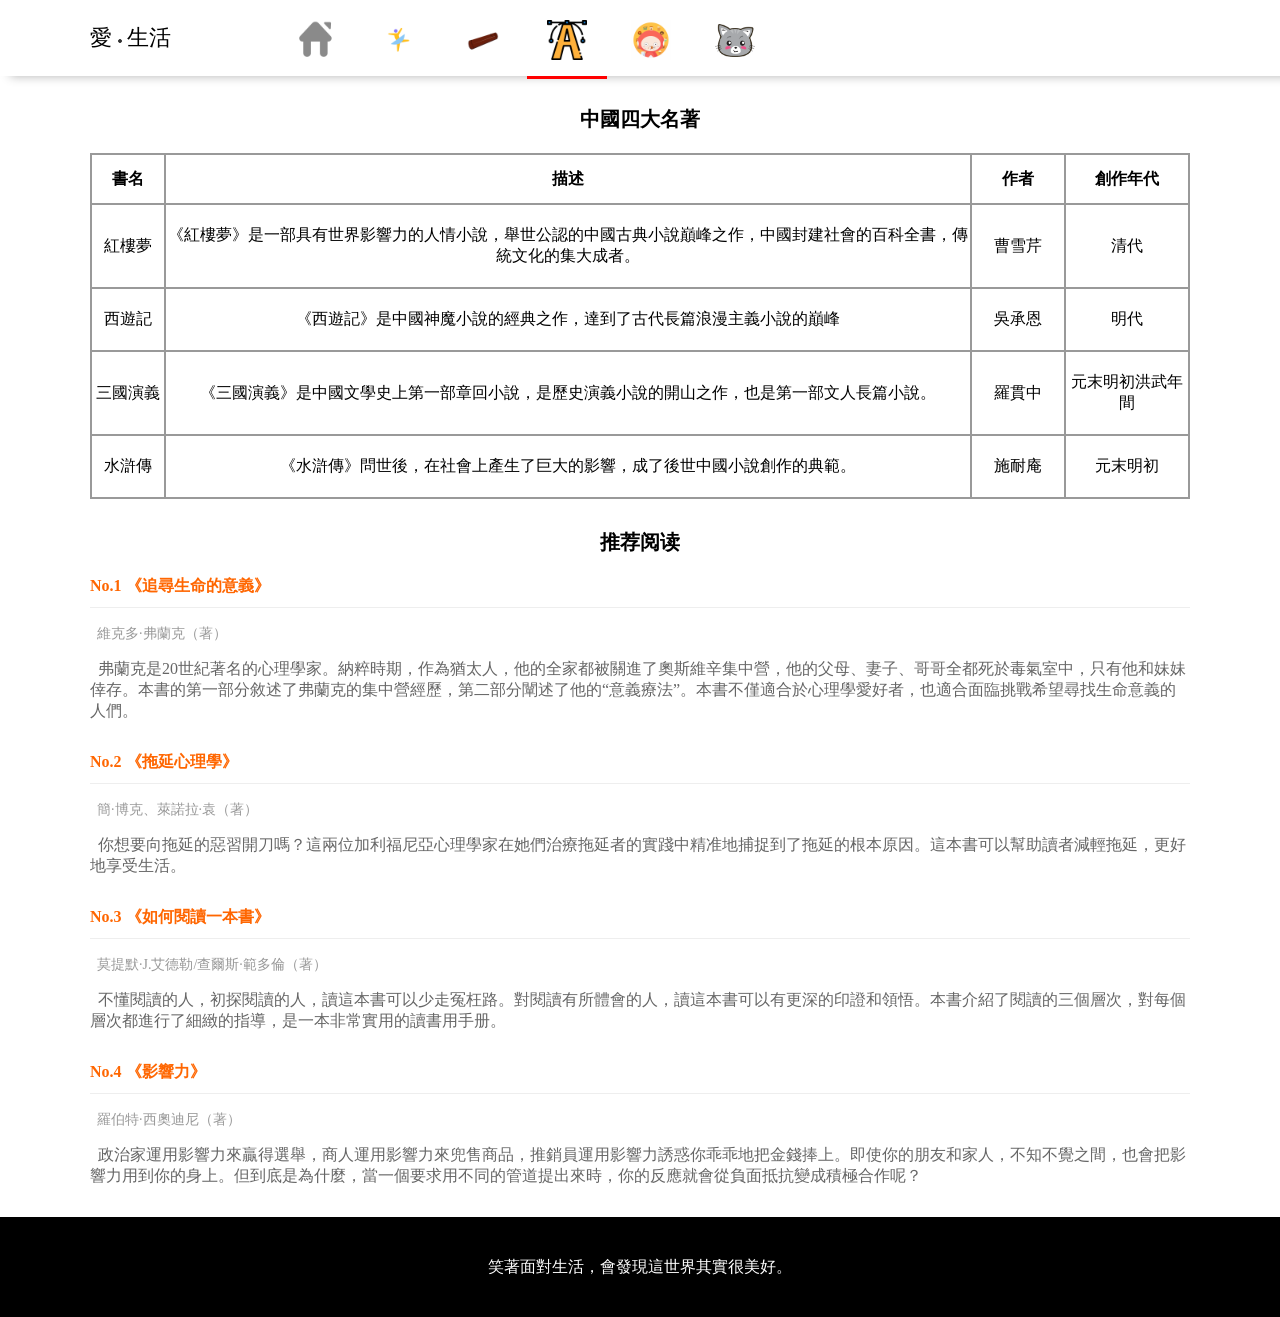
<file: book.html>
<!DOCTYPE html>
<html lang="en">
<head>
  <meta charset="UTF-8">
  <meta name="viewport" content="width=device-width, initial-scale=1.0">
  <meta http-equiv="X-UA-Compatible" content="ie=edge">
  <link rel="stylesheet" href="css/base.css">
  <link rel="stylesheet" href="css/book.css">
  <title>愛.生活-讀書</title>
</head>
<body>
  <div>
    <!-- 導航 -->
      <div class="header_c">
          <div class="header m0">
              <div class="line life">愛 <i></i> 生活</div>
              <ul class="nav line">
                  <li><a href="index.html" >
                      <img src="images/index/shouye.png" alt="">
                  </a></li>
                  <li><a href="dance.html">
                      <img src="images/index/wudao.png" alt="">
                  </a></li>
                  <li><a href="guzheng.html">
                      <img src="images/index/guzheng.png" alt="">
                  </a></li>
                  <li><a href="book.html" style="color:red;border-bottom:3px solid red">
                      <img src="images/index/wenzi.png" alt="">
                  </a></li>
                  <li><a href="food.html">
                      <img src="images/index/chihuo.png" alt="">
                  </a></li>
                  <li><a href="cat.html">
                      <img src="images/index/mao.png" alt="">
                  </a></li>
              </ul>
          </div>
      </div>
    <div class="book wm">
        <table border="1" bordercolor="#999"  cellspacing="0" align="center">
            <caption class="title">中國四大名著</caption>
            <thead>
                <tr height="50px" >
                    <th width="70px">書名</th>
                    <th>描述</th>
                    <th width="90px">作者</th>
                    <th width="120px">創作年代</th>
                </tr>
            </thead>
            <tbody>
                <tr align="center">
                    <td>
                        紅樓夢
                    </td>
                    <td>
                        《紅樓夢》是一部具有世界影響力的人情小說，舉世公認的中國古典小說巔峰之作，中國封建社會的百科全書，傳統文化的集大成者。
                    </td>
                    <td>
                        曹雪芹
                    </td>
                    <td>
                        清代
                    </td>
                </tr>
                <tr align="center">
                    <td>
                        西遊記
                    </td>
                    <td>
                        《西遊記》是中國神魔小說的經典之作，達到了古代長篇浪漫主義小說的巔峰
                    </td>
                    <td>
                        吳承恩
                    </td>
                    <td>
                        明代
                    </td>
                </tr>
                <tr align="center">
                    <td>
                        三國演義
                    </td>
                    <td>
                        《三國演義》是中國文學史上第一部章回小說，是歷史演義小說的開山之作，也是第一部文人長篇小說。
                    </td>
                    <td>
                        羅貫中
                    </td>
                    <td>
                        元末明初洪武年間
                    </td>
                </tr>
                <tr align="center">
                        <td>
                            水滸傳
                        </td>
                        <td>
                            《水滸傳》問世後，在社會上產生了巨大的影響，成了後世中國小說創作的典範。
                        </td>
                        <td>
                            施耐庵
                        </td>
                        <td>
                            元末明初
                        </td>
                    </tr>
            </tbody>

        </table>
        <h3 class="title">推荐阅读</h3>
        <ol>
            <li>
                <p>
                    <span>No.1</span> 《追尋生命的意義》
                </p>
                <i>&nbsp;&nbsp;維克多·弗蘭克（著）</i>
                <div>
                    &nbsp;&nbsp;弗蘭克是20世紀著名的心理學家。納粹時期，作為猶太人，他的全家都被關進了奧斯維辛集中營，他的父母、妻子、哥哥全都死於毒氣室中，只有他和妹妹倖存。本書的第一部分敘述了弗蘭克的集中營經歷，第二部分闡述了他的“意義療法”。本書不僅適合於心理學愛好者，也適合面臨挑戰希望尋找生命意義的人們。
                </div>
            </li>
            <li>
                <p>
                    <span>No.2</span> 《拖延心理學》
                </p>
                <i>&nbsp;&nbsp;簡·博克、萊諾拉·袁（著）</i>
                <div>
                    &nbsp;&nbsp;你想要向拖延的惡習開刀嗎？這兩位加利福尼亞心理學家在她們治療拖延者的實踐中精准地捕捉到了拖延的根本原因。這本書可以幫助讀者減輕拖延，更好地享受生活。
                </div>
            </li>
            <li>
                <p>
                    <span>No.3</span> 《如何閱讀一本書》
                </p>
                <i>&nbsp;&nbsp;莫提默·J.艾德勒/查爾斯·範多倫（著）</i>
                <div>
                    &nbsp;&nbsp;不懂閱讀的人，初探閱讀的人，讀這本書可以少走冤枉路。對閱讀有所體會的人，讀這本書可以有更深的印證和領悟。本書介紹了閱讀的三個層次，對每個層次都進行了細緻的指導，是一本非常實用的讀書用手册。
                </div>
            </li>
            <li>
                <p>
                    <span>No.4</span> 《影響力》
                </p>
                <i>&nbsp;&nbsp;羅伯特·西奧迪尼（著）</i>
                <div>
                    &nbsp;&nbsp;政治家運用影響力來贏得選舉，商人運用影響力來兜售商品，推銷員運用影響力誘惑你乖乖地把金錢捧上。即使你的朋友和家人，不知不覺之間，也會把影響力用到你的身上。但到底是為什麼，當一個要求用不同的管道提出來時，你的反應就會從負面抵抗變成積極合作呢？
                </div>
            </li>
        </ol>
    </div>
    <div class="all_bottom">
        笑著面對生活，會發現這世界其實很美好。
        </div>
  </div>


</body>
</html>
</file>
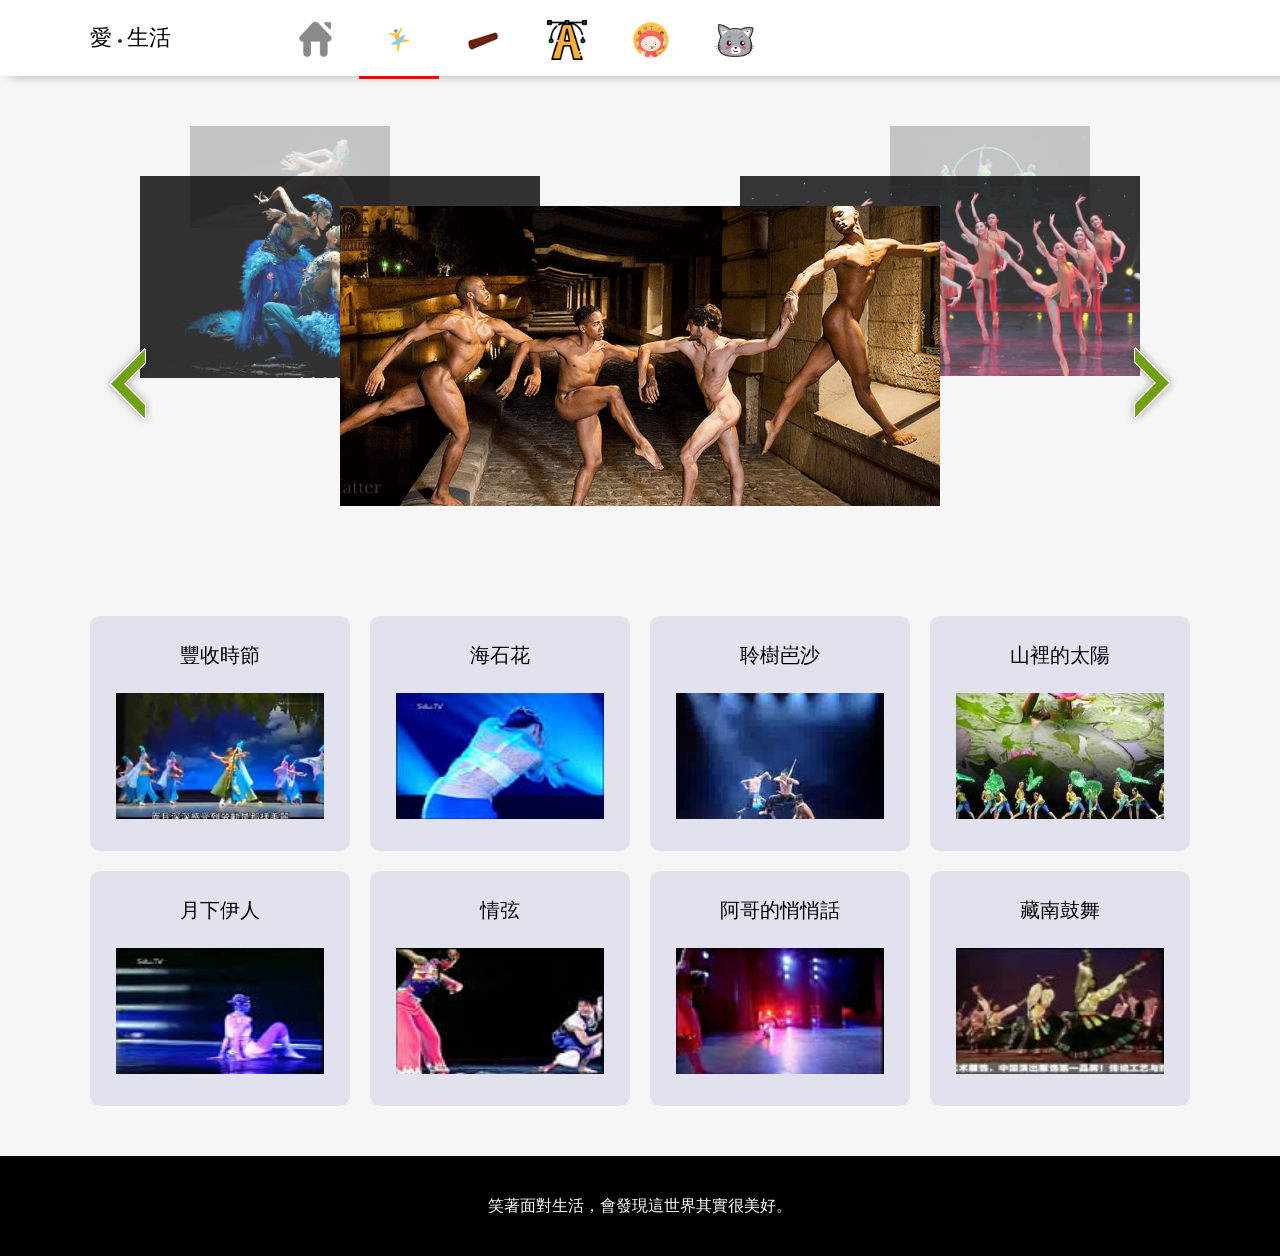
<file: dance.html>
<!DOCTYPE html>
<html lang="en">
<head>
  <meta charset="UTF-8">
  <meta name="viewport" content="width=device-width, initial-scale=1.0">
  <meta http-equiv="X-UA-Compatible" content="ie=edge">
  <link rel="stylesheet" href="css/base.css">
  <link rel="stylesheet" href="css/dance.css">
  <title>愛.生活-舞蹈</title>
</head>
<body>
    <div class="dance">
    <!-- 導航 -->
        <div class="header_c">
            <div class="header m0">
                <div class="line life">愛 <i></i> 生活</div>
                <ul class="nav line">
                    <li><a href="index.html" >
                        <img src="images/index/shouye.png" alt="">
                    </a></li>
                    <li><a href="dance.html" style="color:red;border-bottom:3px solid red">
                        <img src="images/index/wudao.png" alt="">
                    </a></li>
                    <li><a href="guzheng.html">
                        <img src="images/index/guzheng.png" alt="">
                    </a></li>
                    <li><a href="book.html">
                        <img src="images/index/wenzi.png" alt="">
                    </a></li>
                    <li><a href="food.html">
                        <img src="images/index/chihuo.png" alt="">
                    </a></li>
                    <li><a href="cat.html">
                        <img src="images/index/mao.png" alt="">
                    </a></li>
                </ul>
            </div>
        </div>
    <!-- 輪播圖 -->
    <div class="wrap m0 " id="wrap">
      <div class="slide" id="slide">
          <ul class="clearfix">
              <li><a href="#"><img src="images/dance/1-1.png" alt="圖片"/></a></li>
              <li><a href="#"><img src="images/dance/1-2.png" alt="圖片"/></a></li>
              <li><a href="#"><img src="images/dance/1-3.png" alt="圖片"/></a></li>
              <li><a href="#"><img src="images/dance/1-4.png" alt="圖片"/></a></li>
              <li><a href="#"><img src="images/dance/1-5.png" alt="圖片"/></a></li>
          </ul>
          <div class="arrow" id="arrow">
              <a href="javascript:;" class="prev" id="arrLeft"></a>
              <a href="javascript:;" class="next" id="arrRight"></a>
          </div>
      </div>
  </div>
  <ul class="wm content">
    <li>
        <p>豐收時節</p>
        <img src="images/dance/2.jpg" alt="圖片"/>
    </li><li>
        <p>海石花</p>
        <img src="images/dance/2-2.jpg" alt="圖片"/>
    </li><li>
        <p>聆樹岜沙</p>
        <img src="images/dance/2-1.jpg" alt="圖片"/>
    </li><li>
        <p>山裡的太陽</p>
        <img src="images/dance/2-3.jpg" alt="圖片"/>
    </li><li>
        <p>月下伊人</p>
        <img src="images/dance/2-4.jpg" alt="圖片"/>
    </li><li>
        <p>情弦</p>
        <img src="images/dance/2-5.jpg" alt="圖片"/>
    </li><li>
        <p>阿哥的悄悄話</p>
        <img src="images/dance/2-6.jpg" alt="圖片"/>
    </li><li>
        <p>藏南鼓舞</p>
        <img src="images/dance/2-7.jpg" alt="圖片"/>
    </li>
  </ul>
  <div class="all_bottom">
    笑著面對生活，會發現這世界其實很美好。
</div>
</div>
<script src="js/public.js"></script>
<script src="js/book.js"></script>
</body>
</html>
</file>
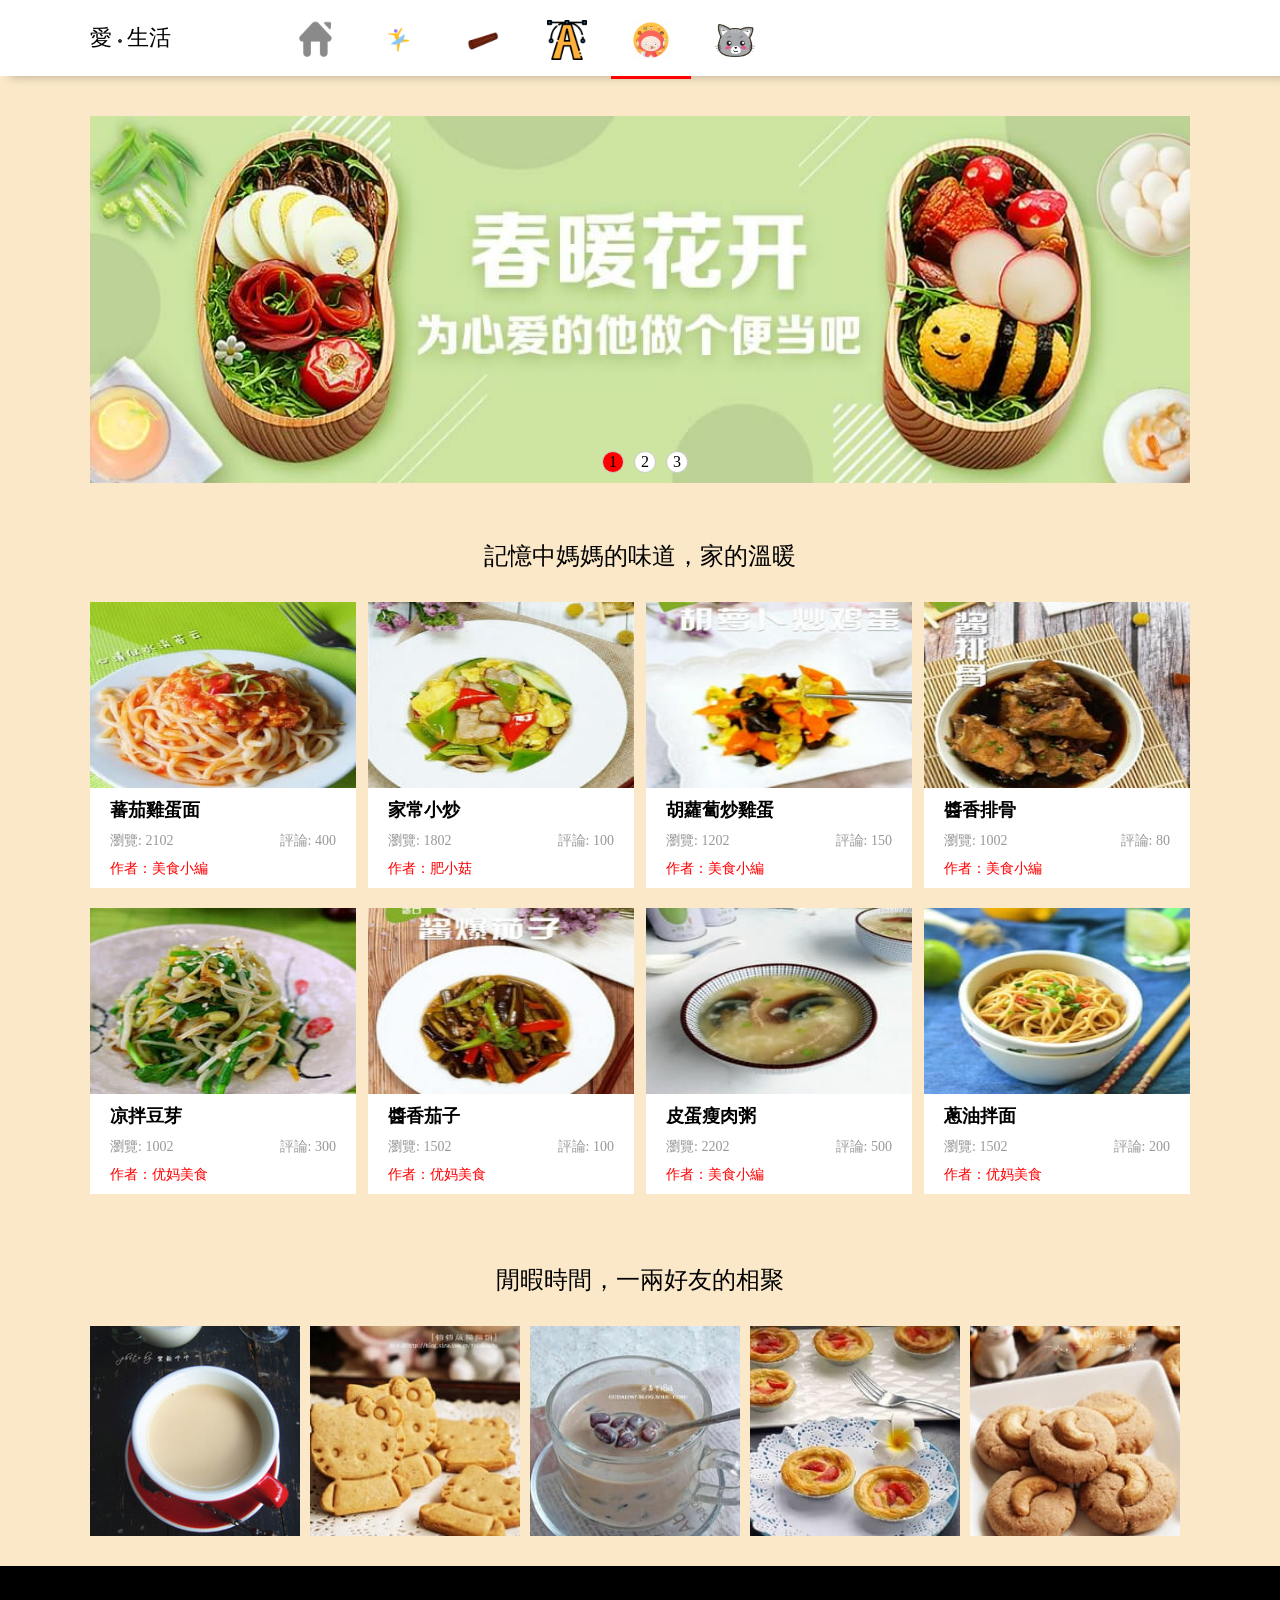
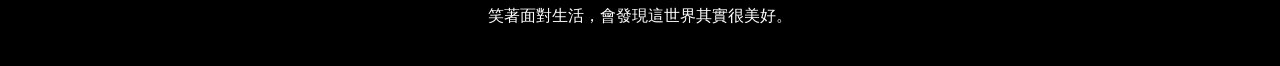
<file: food.html>
<!DOCTYPE html>
<html lang="en">
<head>
  <meta charset="UTF-8">
  <meta name="viewport" content="width=device-width, initial-scale=1.0">
  <meta http-equiv="X-UA-Compatible" content="ie=edge">
  <link rel="stylesheet" href="css/base.css">
  <link rel="stylesheet" href="css/food.css">
  <title>愛.生活-美食</title>
</head>
<body>
  <div class="food">
    <!-- 導航 -->
      <div class="header_c">
          <div class="header m0">
              <div class="line life">愛 <i></i> 生活</div>
              <ul class="nav line">
                  <li><a href="index.html" >
                      <img src="images/index/shouye.png" alt="">
                  </a></li>
                  <li><a href="dance.html">
                      <img src="images/index/wudao.png" alt="">
                  </a></li>
                  <li><a href="guzheng.html">
                      <img src="images/index/guzheng.png" alt="">
                  </a></li>
                  <li><a href="book.html">
                      <img src="images/index/wenzi.png" alt="">
                  </a></li>
                  <li><a href="food.html" style="color:red;border-bottom:3px solid red">
                      <img src="images/index/chihuo.png" alt="">
                  </a></li>
                  <li><a href="cat.html">
                      <img src="images/index/mao.png" alt="">
                  </a></li>
              </ul>
          </div>
      </div>
    <div>
        <!-- 輪播圖 -->
        <div class="all m0" id='box'>
            <div class="screen">
                <ul>
                    <li><img src="images/food/lb-1.jpg" alt="图片"/></li>
                    <li><img src="images/food/lb-2.jpg" alt="图片"/></li>
                    <li><img src="images/food/lb-3.jpg" alt="图片"/></li>
                </ul>
                <ol></ol>
            </div>
            <div id="arr">
                <span id="left">&lt;</span>
                <span id="right">&gt;</span>
            </div>
        </div>
        <div class="mom wm">
            <h3>記憶中媽媽的味道，家的溫暖</h3>
            <ul>
                <li>
                    <img class="pic" src="images/food/1-6.jpg" alt=""/>
                    <div class="detail">
                        <p>蕃茄雞蛋面</p>
                        <div class="mark">
                            <span>瀏覽: 2102 </span>
                            <span>評論: 400 </span>
                        </div>
                        <div class="auther">作者：美食小編</div>
                    </div>
                </li><li>
                    <img class="pic" src="images/food/1-1.jpg" alt=""/>
                    <div class="detail">
                        <p>家常小炒</p>
                        <div class="mark">
                            <span>瀏覽: 1802 </span>
                            <span>評論: 100 </span>
                        </div>
                        <div class="auther">作者：肥小菇</div>
                    </div>
                </li><li>
                    <img class="pic" src="images/food/1-2.jpg" alt=""/>
                    <div class="detail">
                        <p>胡蘿蔔炒雞蛋</p>
                        <div class="mark">
                            <span>瀏覽: 1202 </span>
                            <span>評論: 150 </span>
                        </div>
                        <div class="auther">作者：美食小編</div>
                    </div>
                </li><li>
                    <img class="pic" src="images/food/1-3.jpg" alt=""/>
                    <div class="detail">
                        <p>醬香排骨</p>
                        <div class="mark">
                            <span>瀏覽: 1002 </span>
                            <span>評論: 80 </span>
                        </div>
                        <div class="auther">作者：美食小編</div>
                    </div>
                </li><li>
                        <img class="pic" src="images/food/1-8.jpg" alt=""/>
                        <div class="detail">
                            <p>凉拌豆芽</p>
                            <div class="mark">
                                <span>瀏覽: 1002 </span>
                                <span>評論: 300 </span>
                            </div>
                            <div class="auther">作者：优妈美食</div>
                        </div>
                    </li><li>
                    <img class="pic" src="images/food/1-4.jpg" alt=""/>
                    <div class="detail">
                        <p>醬香茄子</p>
                        <div class="mark">
                            <span>瀏覽: 1502 </span>
                            <span>評論: 100 </span>
                        </div>
                        <div class="auther">作者：优妈美食</div>
                    </div>
                </li><li>
                    <img class="pic" src="images/food/1-5.jpg" alt=""/>
                    <div class="detail">
                        <p>皮蛋瘦肉粥</p>
                        <div class="mark">
                            <span>瀏覽: 2202 </span>
                            <span>評論: 500 </span>
                        </div>
                        <div class="auther">作者：美食小編</div>
                    </div>
                </li><li>
                    <img class="pic" src="images/food/1-7.jpg" alt=""/>
                    <div class="detail">
                        <p>蔥油拌面</p>
                        <div class="mark">
                            <span>瀏覽: 1502 </span>
                            <span>評論: 200 </span>
                        </div>
                        <div class="auther">作者：优妈美食</div>
                    </div>
                </li>
            </ul>
        </div>
        <div class="time wm">
            <h3>閒暇時間，一兩好友的相聚</h3>
            <ul>
                <li>
                    <img class="pic" src="images/food/3-1.jpg" alt="图片"/>
                    <div class="word">奶茶</div>
                </li><li>
                    <img class="pic" src="images/food/3-2.jpg" alt="图片"/>
                    <div class="word">猫猫餅</div>
                </li><li>
                    <img class="pic" src="images/food/3-3.jpg" alt="图片"/>
                    <div class="word">紅豆奶茶</div>
                </li><li>
                    <img class="pic" src="images/food/3-4.jpg" alt="图片"/>
                    <div class="word">草莓蛋挞</div>
                </li><li>
                    <img class="pic" src="images/food/3-5.jpg" alt="图片"/>
                    <div class="word">奶茶椰蓉腰果酥</div>
                </li>
            </ul>
        </div>
    </div>
    <div class="all_bottom">
        笑著面對生活，會發現這世界其實很美好。
    </div>
  </div>
  <script src="js/food.js"></script>

</body>
</html>
</file>
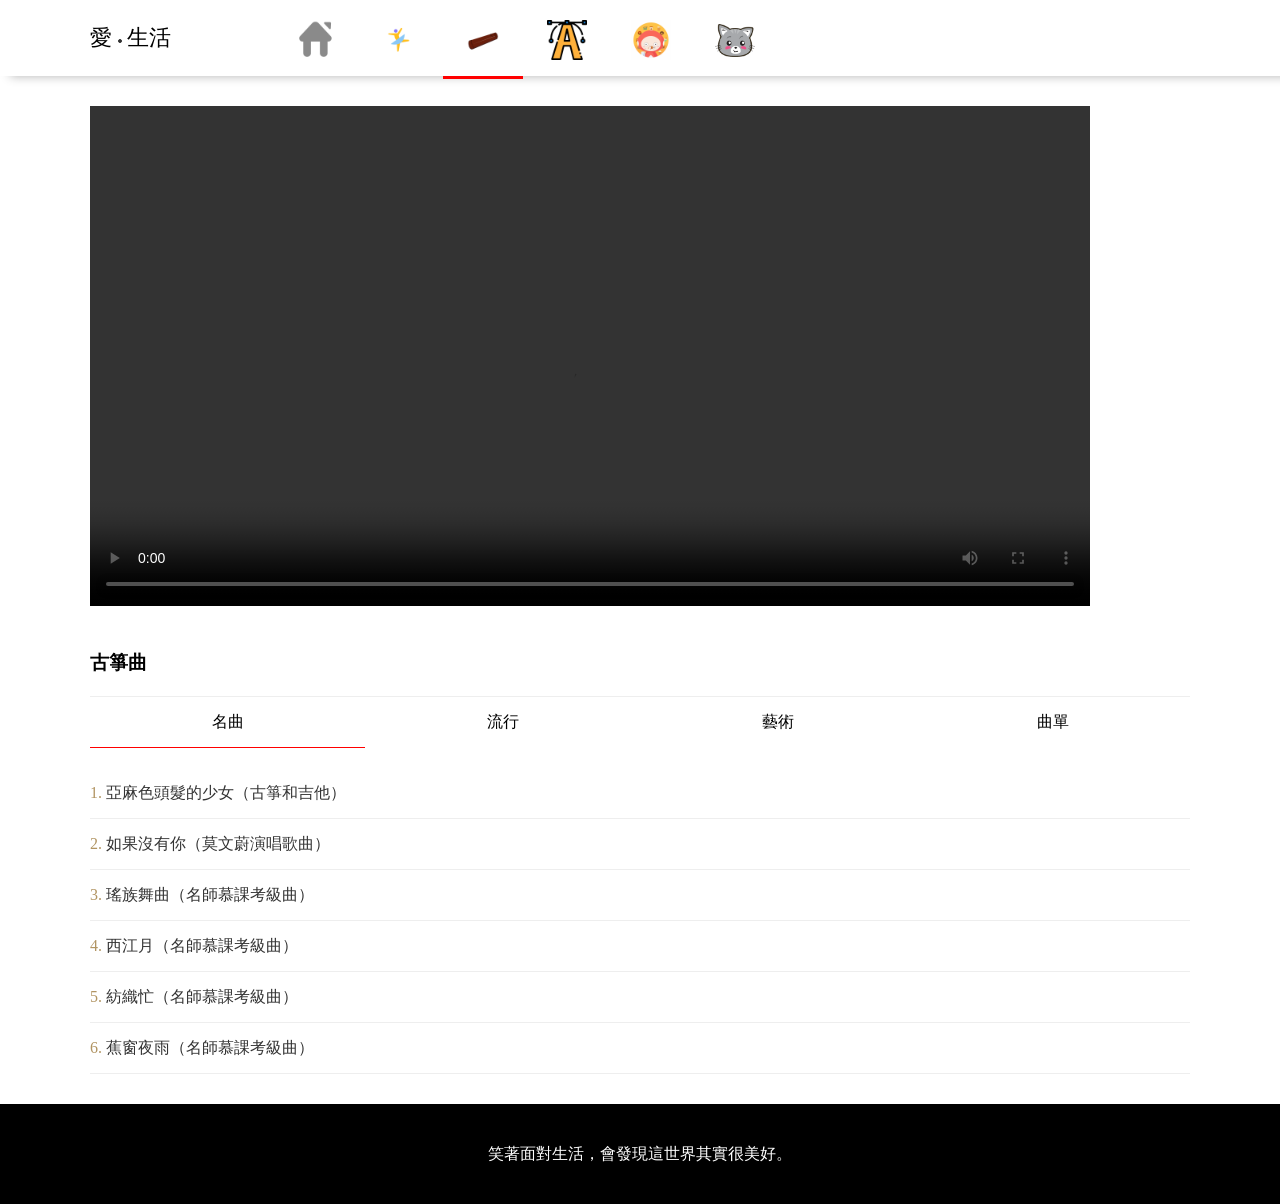
<file: guzheng.html>
<!DOCTYPE html>
<html lang="en">
<head>
  <meta charset="UTF-8">
  <meta name="viewport" content="width=device-width, initial-scale=1.0">
  <meta http-equiv="X-UA-Compatible" content="ie=edge">
  <link rel="stylesheet" href="css/base.css">
  <link rel="stylesheet" href="css/guzheng.css">
  <title>愛.生活-古箏</title>
</head>
<body>
    <div>
    <!-- 導航 -->
        <div class="header_c">
            <div class="header m0">
                <div class="line life">愛 <i></i> 生活</div>
                <ul class="nav line">
                    <li><a href="index.html" >
                        <img src="images/index/shouye.png" alt="">
                    </a></li>
                    <li><a href="dance.html">
                        <img src="images/index/wudao.png" alt="">
                    </a></li>
                    <li><a href="guzheng.html" style="color:red;border-bottom:3px solid red">
                        <img src="images/index/guzheng.png" alt="">
                    </a></li>
                    <li><a href="book.html">
                        <img src="images/index/wenzi.png" alt="">
                    </a></li>
                    <li><a href="food.html">
                        <img src="images/index/chihuo.png" alt="">
                    </a></li>
                    <li><a href="cat.html">
                        <img src="images/index/mao.png" alt="">
                    </a></li>
                </ul>
            </div>
        </div>
    <div class="music wm">
        <video src="video/video.mp4" width="1000px" controls="controls">
          您的瀏覽器不支持video標籤。
        </video>
        <h3>古箏曲</h3>
        <div class="qu" id="box">
          <div class="hd">
            <span class="current">名曲</span><span>流行</span><span>藝術</span><span>曲單</span>
          </div>
          <ul class="bd">
            <li class="current">
              <p><i>1.</i> 亞麻色頭髮的少女（古箏和吉他）</p>
              <p><i>2.</i> 如果沒有你（莫文蔚演唱歌曲）</p>
              <p><i>3.</i> 瑤族舞曲（名師慕課考級曲）</p>
              <p><i>4.</i> 西江月（名師慕課考級曲）</p>
              <p><i>5.</i> 紡織忙（名師慕課考級曲）</p>
              <p><i>6.</i> 蕉窗夜雨（名師慕課考級曲）</p>
            </li>
            <li>
              <p><i>1.</i> 山外小樓夜聽雨</p>
              <p><i>2.</i> 卡路里（火箭少女101演唱歌曲）</p>
              <p><i>3.</i> 曖昧（王菲演唱歌曲）</p>
              <p><i>4.</i> 浣紗歌（純箏版）</p>
              <p><i>5.</i> 可不可以（抖音歌曲）</p>
              <p><i>6.</i> 一生所愛（電影《大話西遊》主題曲）</p>
            </li>
            <li>
                <p><i>1.</i> 《青燈夢影》</p>
                <p><i>2.</i> 《嬋歌》</p>
                <p><i>3.</i> 平湖秋月</p>
                <p><i>4.</i> 醉蓮賦</p>
                <p><i>5.</i> 自由探戈</p>
                <p><i>6.</i> 山的遐想</p>
              </li>
            <li>
              <p><i>1.</i> 旅行之前，讓耳朵先到目的地</p>
              <p><i>2.</i> 喜歡變凉的天氣，喜歡溫暖的被窩~~</p>
              <p><i>3.</i> 少年說，最好的青春是成長</p>
              <p><i>4.</i> 做人一定嗨，開車莫忘乖</p>
              <p><i>5.</i> 在外漂泊的人，你们多久没回家了</p>
              <p><i>6.</i> 今日立冬，聽音樂溫暖你的耳朵！</p>
            </li>
          </ul>
        </div>
    </div>
    <div class="all_bottom">
        笑著面對生活，會發現這世界其實很美好。
      </div>
    </div>
  <script src="js/guzheng.js"></script>
</body>
</html>
</file>
<file: css/base.css>
a, b, body, center, dd, del, div, dl, font, form, h1, h2, h3, h4, h5, h6, html, i, img, li, ol, p, span, strong, u, ul {
  margin: 0;
  padding: 0;
}
button, html input[type=button], input[type=submit] {
  -webkit-apperance: button;
  cursor: pointer
}
ol, ul, li, dl, dt, dd {
  list-style: none;
  margin: 0;
  padding: 0;
}
img {
  border: 0;
  vertical-align: middle;
}
.nav li a img{
  width: 40px;
}
.fl {
  float: left
}
.fr {
  float: right
}
.hide {
  display: none
}
.clearfix:after {
  content: ".";
  display: block;
  height: 0;
  clear: both;
  visibility: hidden;
}
a {
  color: #333;
  text-decoration: none;
}
.tc{
  text-align: center;
}
.m0{
  margin: 0 auto;
}
.line{
  display:inline-block;
}
/* 导航公共样式 */
.header_c{
  height: 76px;
  line-height: 76px;
  box-shadow: 10px 0px 10px rgba(0,0,0,0.3);
  background-color: #fff;
}
.life{
  font-size: 22px;
}
.life i{
  display: inline-block;
  width: 2px;
  height: 2px;
  border-radius: 2px;
  border: 1px solid #333;
  color: #333;
  background: #333;
  line-height: 60px;
  position: relative;
  top:-2px;
}
 .header{
  width: 1100px;
}
.header_c li{
  display: inline-block;
  font-size: 20px;
}
.header_c .nav{
  margin-left: 100px;
}
/* .header_c .nav li{
  padding: 0 20px;
} */
.header_c .nav li a{
  display: inline-block;
  padding: 0 20px;
}
.header_c .nav li a:hover{
  color: red;
}
.wm{
  width: 1100px;
  margin: 0 auto;
}
.all_bottom{
  height: 100px;
  line-height: 100px;
  color: #fff;
  text-align: center;
  background-color: black;
  margin-top: 30px;
}
</file>
<file: css/book.css>
.title{
  text-align: center;
  margin-bottom: 20px;
  margin-top: 30px;
  font-size: 20px;
  font-weight: 600;
}
td{
  padding: 20px 0;
}
tr:hover{
  cursor: pointer;
  background-color: #eee;
}
ol li{
  margin-bottom: 30px;
}
ol li:hover p{
  cursor: pointer;
  text-decoration: underline;
}
ol li p{
  color: #ff6600;
  font-weight: 600;
  padding-bottom:10px;
  border-bottom:1px solid #eee;
  margin-bottom: 16px;
}
ol li span{
  font-weight: 600;
}
ol li i{
  color: #999;
  font-size: 14px;
  font-style:normal;
}
ol li div{
  margin-top: 16px;
  font-size: 16px;
  color: #666;
}
</file>
<file: css/dance.css>
.dance{
  background-color: #f6f6f6;
}
.wrap {
  width: 1100px;
  padding-top:30px;
}

.slide {
  height: 460px;
  position: relative;
}

.slide li {
  position: absolute;
  left: 200px;
  top: 0;
}
.slide li img {
  width: 100%;
}

.arrow {
  position: absolute;
  top: 48%;
  z-index: 1000;
  width: 100%;
}
.prev, .next {
  width: 76px;
  height: 112px;
  position: absolute;
  z-index: 99;
}

.prev {
  left: 0;
  background: url(../images/food/prev.png) no-repeat;
}

.next {
  right: 0;
  background-image: url(../images/food/next.png);
}
.content{
  margin-top: 50px;
}
.content li{
  display:inline-block;
  width: 260px;
  border-radius: 10px;
  background-color: rgba(185, 183, 222, .33);
  border: 2px solid transparent ;
  box-sizing: border-box;
  margin-right: 20px;
  margin-bottom: 20px;
}
.content li:nth-child(4n){
  margin-right: 0;
}
.content li:hover{
  cursor: pointer;
  border: 2px #9a97cf solid;
  transform: translate3d(0, -10px, 0);
}
.content li p{
  text-align: center;
  padding-top:24px;
  font-size: 20px;
  font-weight: 500;
}
.content li img{
  padding:24px 24px 30px;
  height: 180px;
  box-sizing: border-box;
  width: 100%;
}
</file>
<file: css/food.css>
.food{
  background-color: #fae8c8;
}
.all {
  width: 1100px;
  height: 367px;
  padding: 7px;
  position: relative;
  padding-top:40px;
}

.screen {
  width: 1100px;
  height: 367px;
  overflow: hidden;
  position: relative;
}

.screen li {
  width: 1100px;
  height: 367px;
  overflow: hidden;
  float: left;
}
.screen li img{
  width: 100%;
}
.screen ul {
  position: absolute;
  left: 0;
  top: 0px;
  width: 6000px;
}

.all ol {
  position: absolute;
  right: 502px;
  bottom: 10px;
  line-height: 20px;
  text-align: center;
}

.all ol li {
  float: left;
  width: 20px;
  height: 20px;
  border-radius: 20px;
  background: #fff;
  border: 1px solid #ccc;
  margin-left: 10px;
  cursor: pointer;
}

.all ol li.current {
  background: red;
}

#arr {
  opacity: 0;
}

#arr span {
  font: 70px Simsun;
  position: absolute;
  left: -80px;
  top: 50%;
  margin-top: -35px;
  cursor: pointer;
  font-family: '黑体';
  color: #999;
  padding-right:56px;
}
#arr span:hover{
  color: #333;
}
#arr #right {
  right: -80px;
  left: auto;
  padding-right:0;
  padding-left:56px;
}
/* 妈妈味道的样式 */
h3{
  margin-top: 50px;
  margin-bottom: 30px;
  font-weight:400 ;
  font-size: 24px;
  text-align: center;
}
.mom ul li{
  width: 266px;
  background-color: #fff;
  display: inline-block;
  margin-left: 0;
  margin-right: 12px;
  margin-bottom: 20px;
}
.mom ul li:nth-child(4n){
  margin-right: 0;
}
.mom ul li img{
  width: 100%;
  height: 186px;
}
.mom ul li p{
  text-align: left;
  padding: 10px 20px;
  font-size:18px;
  font-weight: 600;
}
.mom ul li p:hover{
  text-decoration: underline;
  color: red;
  cursor: pointer;
}
.mom ul li .mark{
  padding: 0 20px;
  display: flex;
  justify-content: space-between;
  align-items: center;
  font-size: 14px;
  color: #999;
}
.mom ul li .auther{
  text-align: left;
  padding: 10px 20px;
  font-size: 14px;
  color: red;
}
.mom ul li:hover{
  box-shadow: rgba(224, 97, 97, 0.298) 0px 10px 20px;
}

/* 闲暇时间样式 */

.time ul li {
  width: 210px;
  height: 210px;
  display: inline-block;
  margin-right: 10px;
  position: relative;
}
.time ul li:hover{
 cursor: pointer;
}
.time ul li:hover .word{
  opacity: 1;
}
.time ul li img{
  width: 100%;
  height: 100%;
}
.time ul li .word{
  position: absolute;
  bottom: 0;
  background: rgba(0, 0, 0, 0.5);
  font-size: 14px;
  text-align: center;
  height: 30px;
  line-height: 30px;
  color: #fff;
  width: 100%;
  opacity: 0;
}
</file>
<file: css/guzheng.css>
.music{
  padding-top: 30px;

}
h3{
  margin-top: 40px;
  margin-bottom: 20px;
}
.qu .hd span{
  text-align: center;
  display: inline-block;
  width: 275px;
  line-height: 50px;
  border-top: 1px solid #eee;
  margin-bottom: 20px;
}
.qu .hd span:hover{
  cursor: pointer;
}
.qu .bd li{
  display: none;
}
.qu .bd li.current{
  display: block;
}

.qu .bd li p{
  line-height: 50px;
  border-bottom: 1px solid #eee;
  color: #333;
}
i{
  font-style:normal;
  color: #b19462;
}
.hd .current{
  border-bottom:1px solid red;
}
</file>
